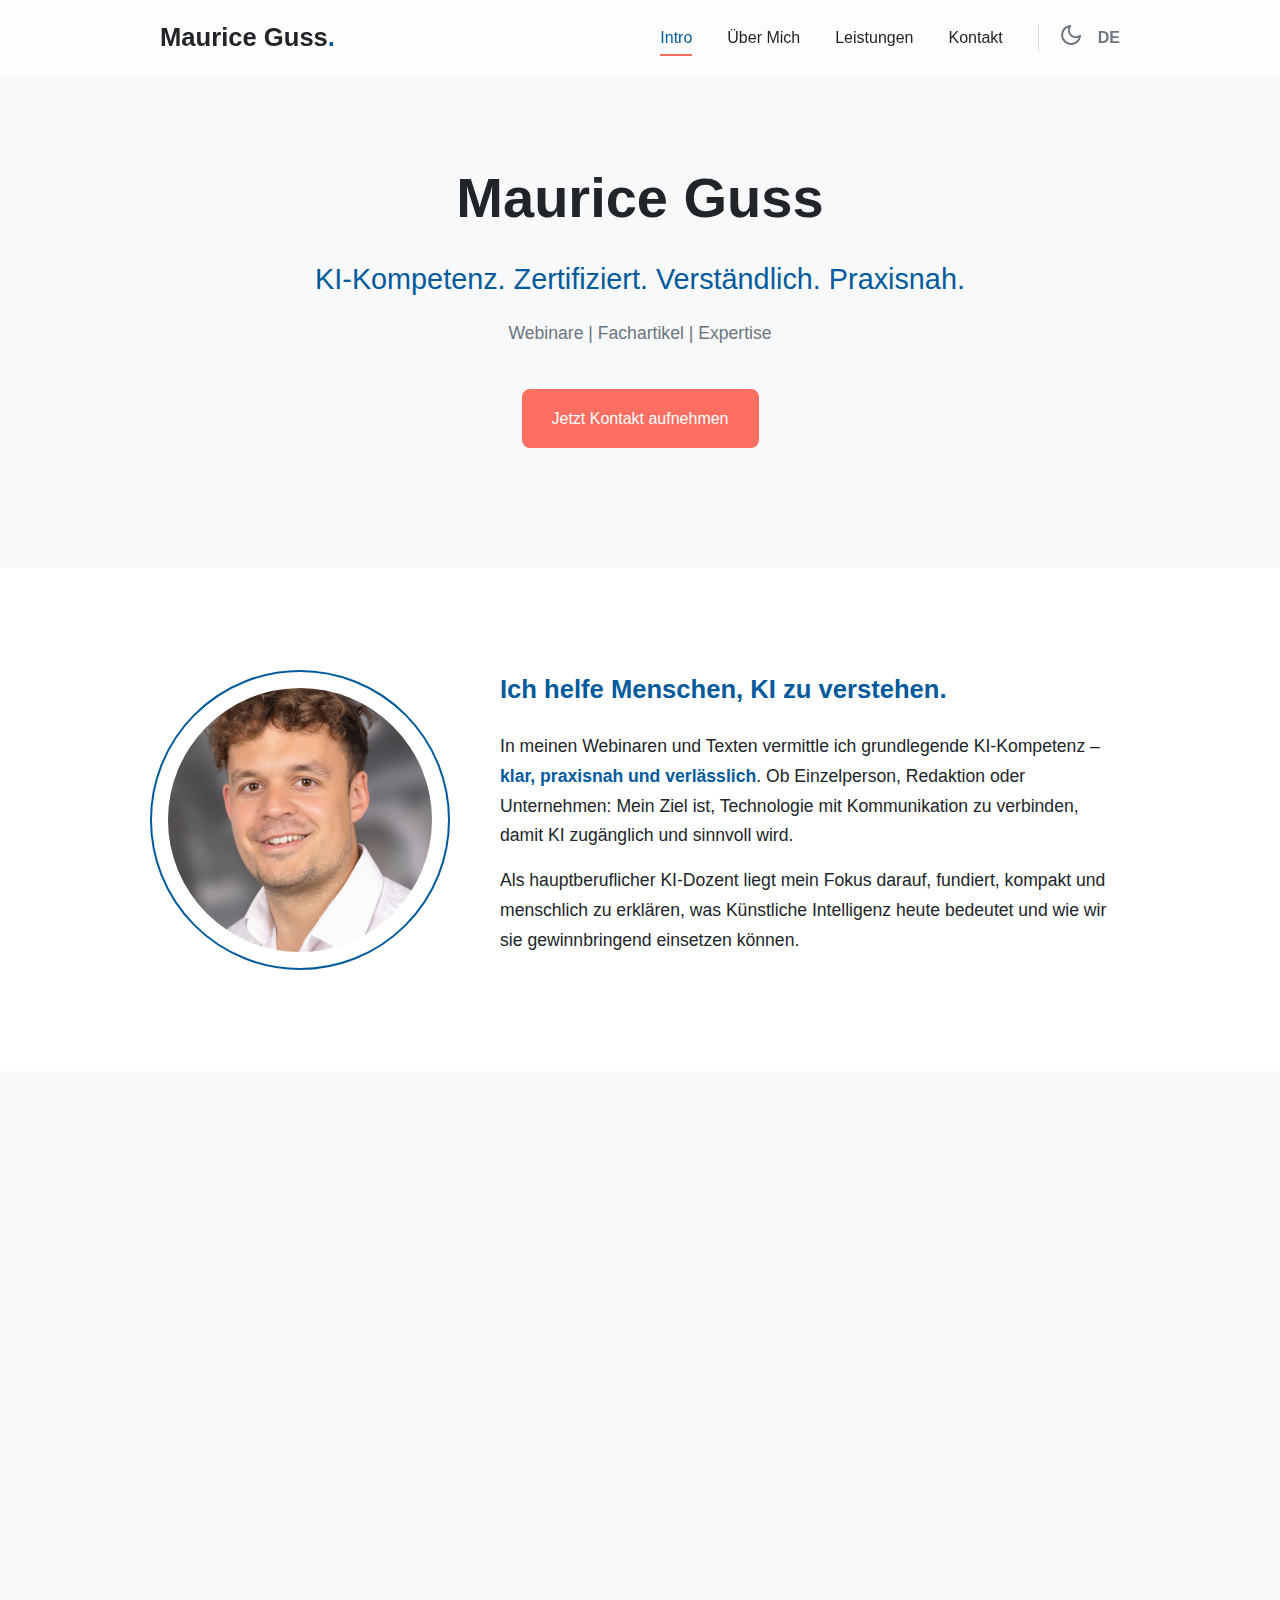
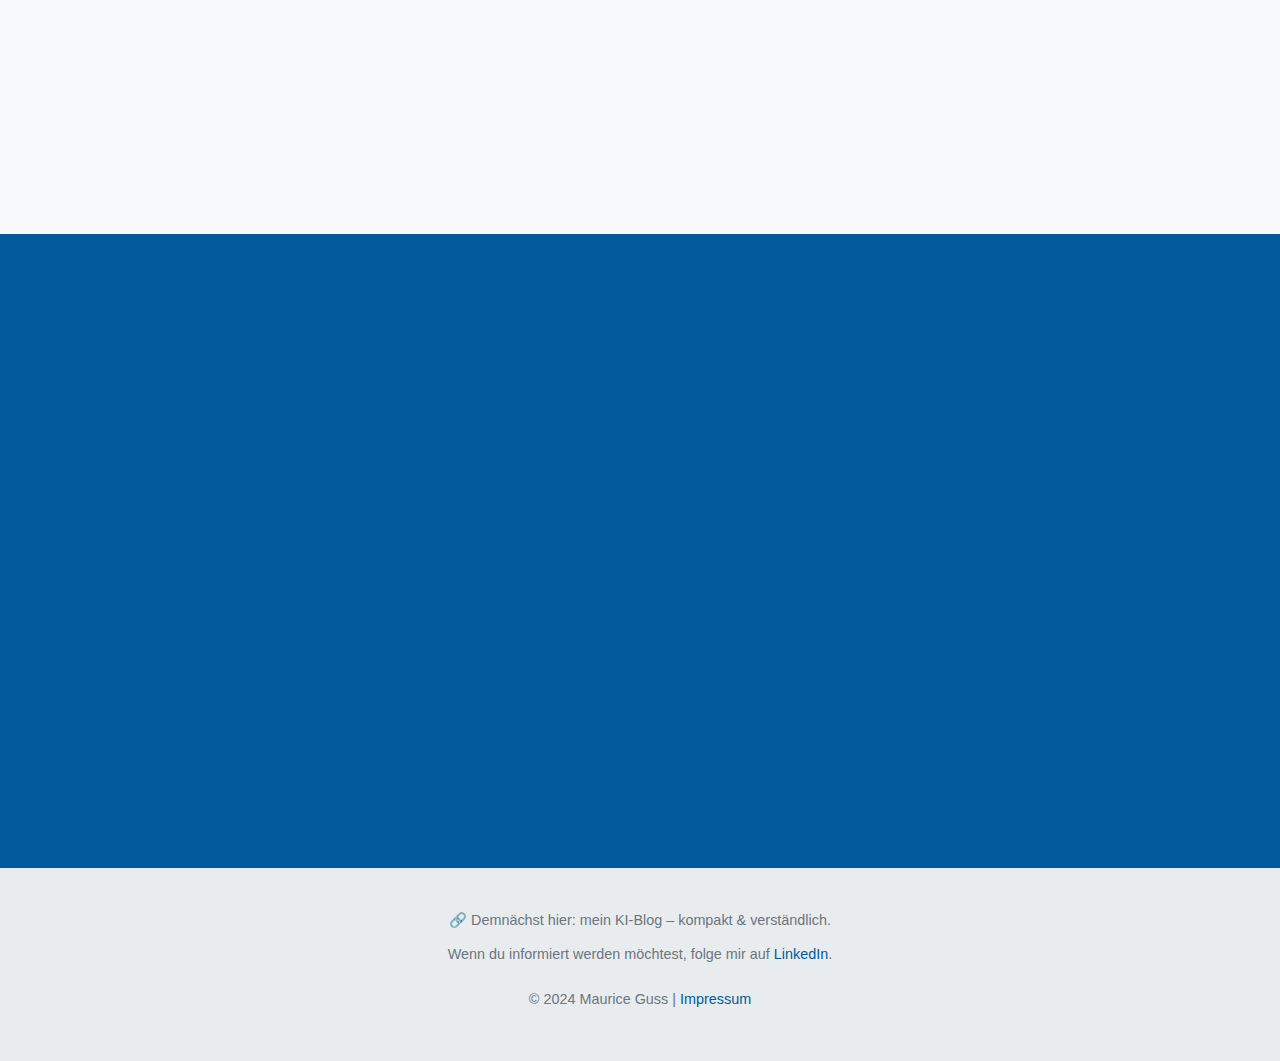
<file: index.html>
<!DOCTYPE html>
<html lang="de">
<head>
    <meta charset="UTF-8">
    <meta name="viewport" content="width=device-width, initial-scale=1.0">
    <meta name="description" content="Maurice Guss, Ihr Experte für KI-Kompetenz und Kommunikation. Entdecken Sie verständliche Webinare, Fachartikel und praxisnahe Expertise, um KI gewinnbringend zu nutzen.">
    
    <title>Maurice Guss | KI & Kommunikation</title>
    <link rel="stylesheet" href="style.css">
</head>
<body>

    <!-- HEADER -->
    <header id="main-header">
        <nav class="navbar container">
            <a href="#intro" class="logo">Maurice Guss<span>.</span></a>
            
            <!-- DESKTOP-NAVIGATION -->
            <div class="desktop-nav-menu">
                <ul class="nav-links">
                    <li><a href="#intro" class="active" data-lang-key="nav_intro">Intro</a></li>
                    <li><a href="#about" data-lang-key="nav_about">Über Mich</a></li>
                    <li><a href="#services" data-lang-key="nav_services">Leistungen</a></li>
                    <li><a href="#contact" data-lang-key="nav_contact">Kontakt</a></li>
                </ul>
                <div class="nav-toggles">
                    <button class="theme-toggle" title="Toggle dark mode"><svg class="icon-moon" xmlns="http://www.w3.org/2000/svg" width="24" height="24" viewBox="0 0 24 24" fill="none" stroke="currentColor" stroke-width="2" stroke-linecap="round" stroke-linejoin="round"><path d="M21 12.79A9 9 0 1 1 11.21 3 7 7 0 0 0 21 12.79z"></path></svg><svg class="icon-sun" xmlns="http://www.w3.org/2000/svg" width="24" height="24" viewBox="0 0 24 24" fill="none" stroke="currentColor" stroke-width="2" stroke-linecap="round" stroke-linejoin="round"><circle cx="12" cy="12" r="5"></circle><line x1="12" y1="1" x2="12" y2="3"></line><line x1="12" y1="21" x2="12" y2="23"></line><line x1="4.22" y1="4.22" x2="5.64" y2="5.64"></line><line x1="18.36" y1="18.36" x2="19.78" y2="19.78"></line><line x1="1" y1="12" x2="3" y2="12"></line><line x1="21" y1="12" x2="23" y2="12"></line><line x1="4.22" y1="19.78" x2="5.64" y2="18.36"></line><line x1="18.36" y1="5.64" x2="19.78" y2="4.22"></line></svg></button>
                    <button class="lang-toggle" title="Sprache wechseln / Change language">DE</button>
                </div>
            </div>

            <!-- BURGER-BUTTON (nur für Mobile) -->
            <button class="burger-menu" aria-label="Toggle navigation"><div class="burger-menu-line"></div><div class="burger-menu-line"></div><div class="burger-menu-line"></div></button>
        </nav>
    </header>

    <!-- MOBILE NAVIGATION (OVERLAY) -->
    <div class="mobile-nav-menu">
        <ul class="nav-links">
            <li><a href="#intro" class="active" data-lang-key="nav_intro">Intro</a></li>
            <li><a href="#about" data-lang-key="nav_about">Über Mich</a></li>
            <li><a href="#services" data-lang-key="nav_services">Leistungen</a></li>
            <li><a href="#contact" data-lang-key="nav_contact">Kontakt</a></li>
        </ul>
        <div class="nav-toggles">
            <button class="theme-toggle" title="Toggle dark mode"><svg class="icon-moon" xmlns="http://www.w3.org/2000/svg" width="24" height="24" viewBox="0 0 24 24" fill="none" stroke="currentColor" stroke-width="2" stroke-linecap="round" stroke-linejoin="round"><path d="M21 12.79A9 9 0 1 1 11.21 3 7 7 0 0 0 21 12.79z"></path></svg><svg class="icon-sun" xmlns="http://www.w3.org/2000/svg" width="24" height="24" viewBox="0 0 24 24" fill="none" stroke="currentColor" stroke-width="2" stroke-linecap="round" stroke-linejoin="round"><circle cx="12" cy="12" r="5"></circle><line x1="12" y1="1" x2="12" y2="3"></line><line x1="12" y1="21" x2="12" y2="23"></line><line x1="4.22" y1="4.22" x2="5.64" y2="5.64"></line><line x1="18.36" y1="18.36" x2="19.78" y2="19.78"></line><line x1="1" y1="12" x2="3" y2="12"></line><line x1="21" y1="12" x2="23" y2="12"></line><line x1="4.22" y1="19.78" x2="5.64" y2="18.36"></line><line x1="18.36" y1="5.64" x2="19.78" y2="4.22"></line></svg></button>
            <button class="lang-toggle" title="Sprache wechseln / Change language">DE</button>
        </div>
    </div>

    <main>
        <section id="intro">
            <div class="container"><div class="intro-content fade-in"><h1 data-lang-key="intro_name">Maurice Guss</h1><p class="tagline" data-lang-key="intro_tagline">KI-Kompetenz. Zertifiziert. Verständlich. Praxisnah.</p><p class="sub-tagline" data-lang-key="intro_subtagline">Webinare | Fachartikel | Expertise</p><a href="#contact" class="btn" data-lang-key="intro_cta">Jetzt Kontakt aufnehmen</a></div></div>
        </section>
        <section id="about">
            <div class="container"><div class="about-content fade-in"><div class="about-image-wrapper"><img src="Portaitbild Maurice Kopie.jpg" alt="Porträtfoto von Maurice Guss" class="about-image"></div><div class="about-text"><h3 data-lang-key="about_headline">Ich helfe Menschen, KI zu verstehen.</h3><p data-lang-key="about_p1">In meinen Webinaren und Texten vermittle ich grundlegende KI-Kompetenz – <strong>klar, praxisnah und verlässlich</strong>. Ob Einzelperson, Redaktion oder Unternehmen: Mein Ziel ist, Technologie mit Kommunikation zu verbinden, damit KI zugänglich und sinnvoll wird.</p><p data-lang-key="about_p2">Als hauptberuflicher KI-Dozent liegt mein Fokus darauf, fundiert, kompakt und menschlich zu erklären, was Künstliche Intelligenz heute bedeutet und wie wir sie gewinnbringend einsetzen können.</p></div></div></div>
        </section>

        <section id="services">
            <div class="container">
                <h2 class="fade-in" data-lang-key="services_headline">Meine Angebote</h2>
                <div class="services-grid">
                    <div class="service-card fade-in" style="transition-delay: 100ms;">
                        <div>
                            <div class="icon"><svg xmlns="http://www.w3.org/2000/svg" fill="currentColor" viewBox="0 0 24 24"><path d="M20 18c1.1 0 1.99-.9 1.99-2L22 6c0-1.1-.9-2-2-2H4c-1.1 0-2 .9-2 2v10c0 1.1.9 2 2 2H0v2h24v-2h-4zM4 6h16v10H4V6z"/></svg></div>
                            <h3 data-lang-key="service1_title">KI-Webinare</h3>
                            <p data-lang-key="service1_desc">Interaktive Online-Formate für Einsteiger und Teams, inklusive praktischer Anwendungen und verständlicher Erklärungen.</p>
                        </div>
                        <a href="https://www.startplatz.de/events?tag=einstieg" target="_blank" class="btn-secondary" data-lang-key="service1_cta">Zu den Webinaren</a>
                    </div>
                    <div class="service-card fade-in" style="transition-delay: 200ms;">
                        <div>
                            <div class="icon"><svg xmlns="http://www.w3.org/2000/svg" fill="currentColor" viewBox="0 0 24 24"><path d="M18 2H6c-1.1 0-2 .9-2 2v16c0 1.1.9 2 2 2h12c1.1 0 2-.9 2-2V4c0-1.1-.9-2-2-2zM6 4h5v8l-2.5-1.5L6 12V4z"/></svg></div>
                            <h3 data-lang-key="service2_title">Texte & Inhalte</h3>
                            <p data-lang-key="service2_desc">Fachartikel, Beiträge und Whitepaper – verständlich aufbereitet und ansprechend für Redaktionen und Unternehmen.</p>
                        </div>
                        <a href="#" class="btn-secondary" data-lang-key="service2_cta">Blog (in Kürze)</a>
                    </div>
                    <div class="service-card fade-in" style="transition-delay: 300ms;">
                        <div>
                            <div class="icon"><svg xmlns="http://www.w3.org/2000/svg" fill="currentColor" viewBox="0 0 24 24"><path d="M12 12c2.21 0 4-1.79 4-4s-1.79-4-4-4-4 1.79-4 4 1.79 4 4 4zm0 2c-2.67 0-8 1.34-8 4v2h16v-2c0-2.66-5.33-4-8-4z"/></svg></div>
                            <h3 data-lang-key="service3_title">Zertifizierte Kompetenz</h3>
                            <p data-lang-key="service3_desc">Meine Qualifikationen in KI und Didaktik, kombiniert mit Praxiserfahrung, garantieren fundierte Wissensvermittlung.</p>
                        </div>
                        <a href="https://www.linkedin.com/in/maurice-guss-ab894b2b3/" target="_blank" class="btn-secondary" data-lang-key="service3_cta">Mehr auf LinkedIn</a>
                    </div>
                </div>
            </div>
        </section>
        
        <section id="contact">
            <div class="container"><div class="contact-content fade-in">
                <h2 data-lang-key="contact_headline">Kontakt & Kooperation</h2>
                <p data-lang-key="contact_p1">Für Redaktionen und Unternehmen: Ich unterstütze Sie gerne mit Fachbeiträgen oder Webinar-Formaten rund um KI.</p>
                <p data-lang-key="contact_p2">Ich freue mich auf Ihre Nachricht und eine mögliche Zusammenarbeit.</p>
                
                <!-- GEÄNDERT: Dies ist jetzt ein Button statt eines reinen Text-Links -->
                <a href="mailto:mauriceguss142@gmail.com" class="btn" data-lang-key="contact_cta" style="margin-top: 10px;">Jetzt Kontakt aufnehmen</a>

                <div class="social-links">
                    <a href="https://www.linkedin.com/in/maurice-guss-ab894b2b3/" target="_blank" title="LinkedIn"><svg xmlns="http://www.w3.org/2000/svg" width="24" height="24" viewBox="0 0 24 24" fill="currentColor"><path d="M19 0h-14c-2.761 0-5 2.239-5 5v14c0 2.761 2.239 5 5 5h14c2.762 0 5-2.239 5-5v-14c0-2.761-2.238-5-5-5zm-11 19h-3v-11h3v11zm-1.5-12.268c-.966 0-1.75-.79-1.75-1.764s.784-1.764 1.75-1.764 1.75.79 1.75 1.764-.783 1.764-1.75 1.764zm13.5 12.268h-3v-5.604c0-3.368-4-3.113-4 0v5.604h-3v-11h3v1.765c1.396-2.586 7-2.777 7 2.476v6.759z"/></svg></a>
                    <a href="https://github.com/Maurice1402" target="_blank" title="GitHub"><svg xmlns="http://www.w3.org/2000/svg" width="24" height="24" viewBox="0 0 24 24" fill="currentColor"><path d="M12 0c-6.626 0-12 5.373-12 12 0 5.302 3.438 9.8 8.207 11.387.599.111.793-.261.793-.577v-2.234c-3.338.726-4.033-1.416-4.033-1.416-.546-1.387-1.333-1.756-1.333-1.756-1.089-.745.083-.729.083-.729 1.205.084 1.839 1.237 1.839 1.237 1.07 1.834 2.807 1.304 3.492.997.107-.775.418-1.305.762-1.604-2.665-.305-5.467-1.334-5.467-5.931 0-1.311.469-2.381 1.236-3.221-.124-.303-.535-1.524.117-3.176 0 0 1.008-.322 3.301 1.23.957-.266 1.983-.399 3.003-.404 1.02.005 2.047.138 3.006.404 2.291-1.552 3.297-1.23 3.297-1.23.653 1.653.242 2.874.118 3.176.77.84 1.235 1.911 1.235 3.221 0 4.609-2.807 5.624-5.479 5.921.43.372.823 1.102.823 2.222v3.293c0 .319.192.694.801.576 4.765-1.589 8.199-6.086 8.199-11.386 0-6.627-5.373-12-12-12z"/></svg></a>
                    <a href="https://www.instagram.com/maurice.guss/?hl=de" target="_blank" title="Instagram"><svg xmlns="http://www.w3.org/2000/svg" width="24" height="24" viewBox="0 0 24 24" fill="currentColor"><path d="M12 2.163c3.204 0 3.584.012 4.85.07 3.252.148 4.771 1.691 4.919 4.919.058 1.265.069 1.645.069 4.85s-.011 3.584-.069 4.85c-.149 3.225-1.664 4.771-4.919 4.919-1.266.058-1.644.07-4.85.07s-3.584-.012-4.85-.07c-3.252-.148-4.771-1.691-4.919-4.919-.058-1.265-.069-1.645-.069-4.85s.011-3.584.069-4.85c.149-3.225 1.664-4.771 4.919-4.919C8.416 2.175 8.796 2.163 12 2.163zm0 1.441c-3.117 0-3.483.01-4.695.068-2.61.12-3.847 1.354-3.966 3.966-.058 1.212-.067 1.578-.067 4.695s.009 3.483.067 4.695c.12 2.61 1.354 3.847 3.966 3.966 1.212.058 1.578.067 4.695.067s3.483-.009 4.695-.067c2.61-.12 3.847-1.354 3.966-3.966.058-1.212.067-1.578.067-4.695s-.009-3.483-.067-4.695c-.12-2.61-1.354-3.847-3.966-3.966-1.212-.058-1.578-.067-4.695-.067zm0 3.391c-2.401 0-4.35 1.95-4.35 4.35s1.95 4.35 4.35 4.35 4.35-1.95 4.35-4.35-1.949-4.35-4.35-4.35zm0 7.25c-1.596 0-2.9-1.304-2.9-2.9s1.304-2.9 2.9-2.9 2.9 1.304 2.9 2.9-1.304 2.9-2.9 2.9zm6.35-7.796c-.69 0-1.25-.56-1.25-1.25s.56-1.25 1.25-1.25 1.25.56 1.25 1.25-.56 1.25-1.25 1.25z"/></svg></a>
                </div>
            </div></div>
        </section>
    </main>

    <footer id="main-footer">
        <div class="container footer-content"><p data-lang-key="footer_blog1">🔗 Demnächst hier: mein KI-Blog – kompakt & verständlich.</p><p data-lang-key="footer_blog2">Wenn du informiert werden möchtest, folge mir auf <a href="https://www.linkedin.com/in/maurice-guss-ab894b2b3/" target="_blank">LinkedIn</a>.</p><p style="margin-top: 20px;" data-lang-key="footer_copy">© 2024 Maurice Guss | <a href="impressum.html">Impressum</a></p></div>
    </footer>
    
    <a href="#intro" id="scrollTopBtn" title="Nach oben"><svg xmlns="http://www.w3.org/2000/svg" viewBox="0 0 24 24" fill="white"><path d="M12 8l-6 6 1.41 1.41L12 10.83l4.59 4.58L18 14z"/></svg></a>

    <script src="main.js"></script>
</body>
</html>
</file>
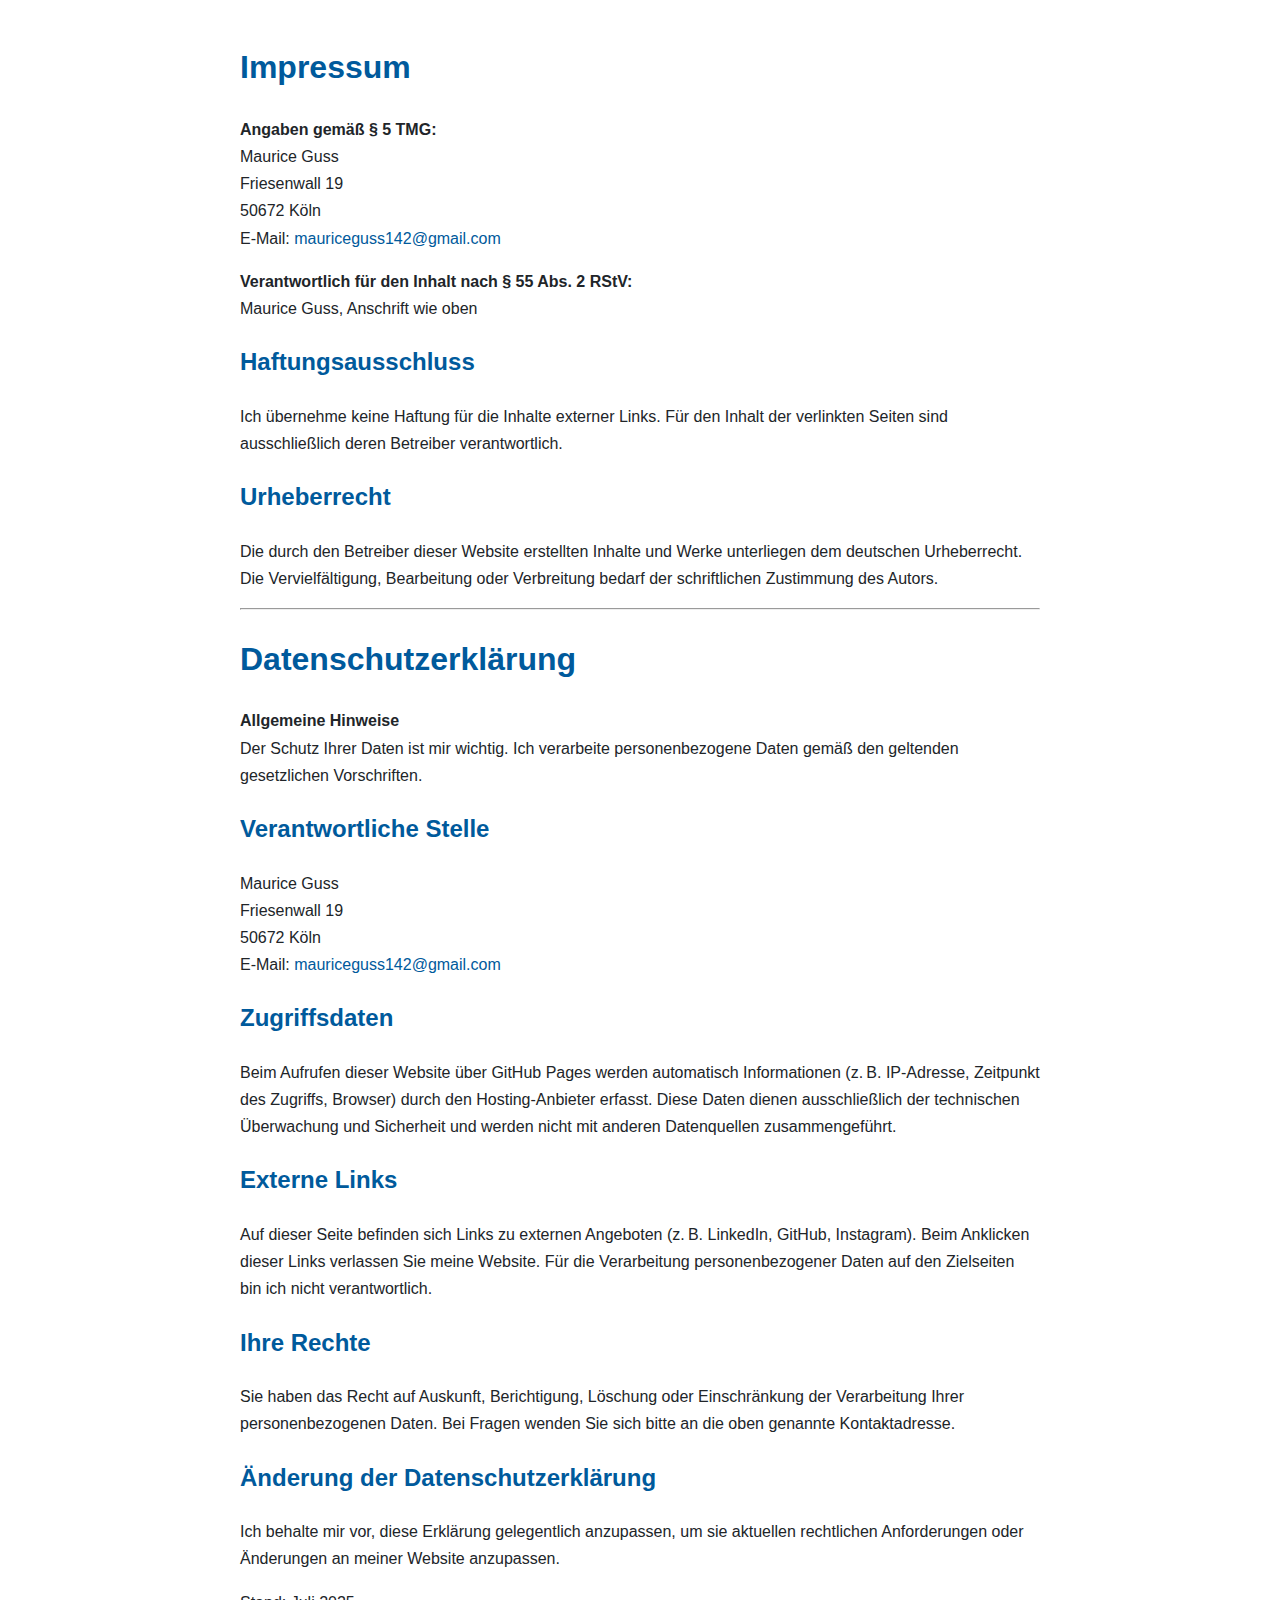
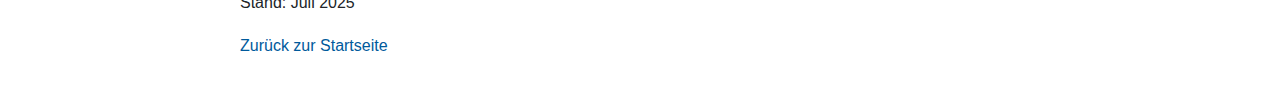
<file: impressum.html>
<!DOCTYPE html>
<html lang="de">
<head>
  <meta charset="UTF-8" />
  <meta name="viewport" content="width=device-width, initial-scale=1.0" />
  <title>Impressum & Datenschutz – Maurice Guss</title>
  <style>
    body {
      font-family: sans-serif;
      max-width: 800px;
      margin: 40px auto;
      padding: 0 20px;
      line-height: 1.7;
      color: #212529;
    }
    h1, h2 {
      color: #005A9C;
    }
    a {
      color: #005A9C;
      text-decoration: none;
    }
    a:hover {
      text-decoration: underline;
    }
  </style>
</head>
<body>
  <h1>Impressum</h1>

  <p><strong>Angaben gemäß § 5 TMG:</strong><br>
  Maurice Guss<br>
  Friesenwall 19<br>
  50672 Köln<br>
  E-Mail: <a href="mailto:mauriceguss142@gmail.com">mauriceguss142@gmail.com</a></p>

  <p><strong>Verantwortlich für den Inhalt nach § 55 Abs. 2 RStV:</strong><br>
  Maurice Guss, Anschrift wie oben</p>

  <h2>Haftungsausschluss</h2>
  <p>Ich übernehme keine Haftung für die Inhalte externer Links. Für den Inhalt der verlinkten Seiten sind ausschließlich deren Betreiber verantwortlich.</p>

  <h2>Urheberrecht</h2>
  <p>Die durch den Betreiber dieser Website erstellten Inhalte und Werke unterliegen dem deutschen Urheberrecht. Die Vervielfältigung, Bearbeitung oder Verbreitung bedarf der schriftlichen Zustimmung des Autors.</p>

  <hr>

  <h1>Datenschutzerklärung</h1>

  <p><strong>Allgemeine Hinweise</strong><br>
  Der Schutz Ihrer Daten ist mir wichtig. Ich verarbeite personenbezogene Daten gemäß den geltenden gesetzlichen Vorschriften.</p>

  <h2>Verantwortliche Stelle</h2>
  <p>Maurice Guss<br>
  Friesenwall 19<br>
  50672 Köln<br>
  E-Mail: <a href="mailto:mauriceguss142@gmail.com">mauriceguss142@gmail.com</a></p>

  <h2>Zugriffsdaten</h2>
  <p>Beim Aufrufen dieser Website über GitHub Pages werden automatisch Informationen (z. B. IP-Adresse, Zeitpunkt des Zugriffs, Browser) durch den Hosting-Anbieter erfasst. Diese Daten dienen ausschließlich der technischen Überwachung und Sicherheit und werden nicht mit anderen Datenquellen zusammengeführt.</p>

  <h2>Externe Links</h2>
  <p>Auf dieser Seite befinden sich Links zu externen Angeboten (z. B. LinkedIn, GitHub, Instagram). Beim Anklicken dieser Links verlassen Sie meine Website. Für die Verarbeitung personenbezogener Daten auf den Zielseiten bin ich nicht verantwortlich.</p>

  <h2>Ihre Rechte</h2>
  <p>Sie haben das Recht auf Auskunft, Berichtigung, Löschung oder Einschränkung der Verarbeitung Ihrer personenbezogenen Daten. Bei Fragen wenden Sie sich bitte an die oben genannte Kontaktadresse.</p>

  <h2>Änderung der Datenschutzerklärung</h2>
  <p>Ich behalte mir vor, diese Erklärung gelegentlich anzupassen, um sie aktuellen rechtlichen Anforderungen oder Änderungen an meiner Website anzupassen.</p>

  <p>Stand: Juli 2025</p>

  <p><a href="/">Zurück zur Startseite</a></p>
</body>
</html>
</file>
<file: style.css>
/* --- CSS-STILE --- */

/* 1. GRUNDEINSTELLUNGEN & VARIABLEN */
:root {
    /* Light Mode (Standard) */
    --bg-color: #f8f9fa;
    --primary-color: #005A9C;
    --accent-color: #FF6F61;
    --text-color: #212529;
    --text-muted: #6c757d;
    --card-bg: #ffffff;
    --border-color: #dee2e6;
    --header-bg: rgba(255, 255, 255, 0.8);
    --shadow-color: rgba(0,0,0,0.05);

    --font-primary: 'Inter', sans-serif;
}

body.dark-mode {
    /* Dark Mode Variablen */
    --bg-color: #0d1a2d; /* Dunkelblau */
    --text-color: #e0e6f1;
    --text-muted: #8899b3;
    --card-bg: #162942;
    --border-color: #2a4161;
    --header-bg: rgba(13, 26, 45, 0.8);
    --shadow-color: rgba(0,0,0,0.2);
}

@import url('https://fonts.googleapis.com/css2?family=Inter:wght@400;500;700&display=swap');

* {
    margin: 0; padding: 0; box-sizing: border-box;
}

html { scroll-behavior: smooth; }

body {
    font-family: var(--font-primary);
    background-color: var(--bg-color);
    color: var(--text-color);
    line-height: 1.7;
    font-weight: 400;
    transition: background-color 0.3s, color 0.3s;
}

/* 2. LAYOUT & HELFERKLASSEN */
.container { max-width: 1000px; margin: 0 auto; padding: 0 20px; }
section { padding: 100px 0; overflow-x: hidden; }
h1, h2, h3 { font-weight: 700; color: var(--primary-color); transition: color 0.3s; }
body.dark-mode h1, body.dark-mode h2, body.dark-mode h3 { color: #ffffff; }
body.dark-mode #intro h1 { color: var(--text-color); }

h2 { font-size: 2.2rem; text-align: center; margin-bottom: 60px; position: relative; }
h2::after { content: ''; display: block; width: 60px; height: 4px; background: var(--accent-color); margin: 10px auto 0; border-radius: 2px; }

.btn { display: inline-block; padding: 14px 28px; background: var(--accent-color); color: #ffffff; text-decoration: none; border-radius: 8px; font-weight: 500; font-size: 1rem; transition: transform 0.3s ease, box-shadow 0.3s ease; border: 2px solid var(--accent-color); }
.btn:hover { transform: translateY(-4px); box-shadow: 0 10px 20px rgba(255, 111, 97, 0.3); }

.btn-secondary { display: inline-block; margin-top: 20px; padding: 8px 18px; border: 1px solid var(--border-color); color: var(--text-muted); background-color: transparent; text-decoration: none; border-radius: 6px; font-weight: 500; font-size: 0.9rem; transition: all 0.3s ease; }
.btn-secondary:hover { background-color: var(--accent-color); border-color: var(--accent-color); color: #ffffff; transform: translateY(-2px); }

/* 3. HEADER & NAVIGATION */
#main-header { position: fixed; top: 0; left: 0; width: 100%; z-index: 1000; background: var(--header-bg); backdrop-filter: blur(10px); transition: box-shadow 0.3s, background-color 0.3s; border-bottom: 1px solid transparent; }
#main-header.scrolled { box-shadow: 0 2px 15px var(--shadow-color); border-bottom: 1px solid var(--border-color); }
body.dark-mode #main-header.scrolled { border-bottom: 1px solid var(--border-color); }

.navbar { display: flex; justify-content: space-between; align-items: center; height: 75px; }
.navbar .logo { font-size: 1.6rem; font-weight: 700; color: var(--text-color); text-decoration: none; }
.navbar .logo span { color: var(--primary-color); }
body.dark-mode .navbar .logo span { color: var(--accent-color); }

/* DESKTOP NAVIGATION */
.desktop-nav-menu { display: flex; align-items: center; gap: 20px; }
.nav-links { list-style: none; display: flex; }
.nav-links li { margin-left: 35px; }
.nav-links a { color: var(--text-color); text-decoration: none; font-weight: 500; position: relative; padding: 5px 0; transition: color 0.3s; }
.nav-links a::after { content: ''; position: absolute; bottom: -5px; left: 50%; transform: translateX(-50%); width: 0; height: 2px; background: var(--accent-color); transition: width 0.3s ease-in-out; }
.nav-links a:hover, .nav-links a.active { color: var(--primary-color); }
body.dark-mode .nav-links a:hover, body.dark-mode .nav-links a.active { color: var(--accent-color); }
.nav-links a:hover::after, .nav-links a.active::after { width: 100%; }

.nav-toggles { display: flex; align-items: center; gap: 15px; border-left: 1px solid var(--border-color); padding-left: 20px; margin-left: 15px; transition: border-color 0.3s; }
.theme-toggle, .lang-toggle { background: none; border: none; cursor: pointer; color: var(--text-muted); font-size: 1.2rem; transition: color 0.3s, transform 0.3s; }
.theme-toggle:hover, .lang-toggle:hover { color: var(--accent-color); transform: scale(1.1); }
.theme-toggle .icon-sun { display: none; }
body.dark-mode .theme-toggle .icon-moon { display: none; }
body.dark-mode .theme-toggle .icon-sun { display: block; }
.lang-toggle { font-family: var(--font-primary); font-weight: 700; font-size: 1rem; }

/* BURGER MENÜ & MOBILE NAVIGATION */
.burger-menu { display: none; background: none; border: none; cursor: pointer; padding: 5px; z-index: 1001; }
.burger-menu-line { width: 28px; height: 3px; background-color: var(--text-color); margin: 5px 0; border-radius: 3px; transition: all 0.3s ease-in-out; }
body.mobile-nav-open .burger-menu-line:nth-child(1) { transform: translateY(8px) rotate(45deg); }
body.mobile-nav-open .burger-menu-line:nth-child(2) { opacity: 0; }
body.mobile-nav-open .burger-menu-line:nth-child(3) { transform: translateY(-8px) rotate(-45deg); }

.mobile-nav-menu { position: fixed; top: 0; left: 0; width: 100%; height: 100%; background-color: var(--bg-color); display: flex; flex-direction: column; justify-content: center; align-items: center; gap: 30px; transform: translateY(-100%); transition: transform 0.4s ease-in-out; z-index: 1000; }
body.mobile-nav-open .mobile-nav-menu { transform: translateY(0); }
.mobile-nav-menu .nav-links { flex-direction: column; align-items: center; gap: 25px; }
.mobile-nav-menu .nav-links li { margin-left: 0; }
.mobile-nav-menu .nav-links a { font-size: 1.5rem; }
.mobile-nav-menu .nav-toggles { border: none; padding-left: 0; margin-left: 0; }

/* 4. INTRO SECTION */
#intro { padding-top: 150px; padding-bottom: 120px; text-align: center; }
.intro-content { max-width: 750px; margin: 0 auto; }
.intro-content h1 { font-size: 3.5rem; margin-bottom: 10px; color: var(--text-color); }
.intro-content .tagline { font-size: 1.8rem; color: var(--primary-color); font-weight: 500; margin-bottom: 15px; }
body.dark-mode .intro-content .tagline { color: var(--accent-color); }
.intro-content .sub-tagline { font-size: 1.1rem; color: var(--text-muted); margin-bottom: 40px; font-weight: 400; }

/* 5. ÜBER MICH SECTION */
#about { background-color: var(--card-bg); transition: background-color 0.3s; }
#about .about-content { display: flex; align-items: center; gap: 60px; }
#about .about-image-wrapper { flex-shrink: 0; width: 280px; height: 280px; border-radius: 50%; position: relative; }
#about .about-image { width: 100%; height: 100%; border-radius: 50%; object-fit: cover; border: 8px solid var(--card-bg); transition: border-color 0.3s; }
#about .about-image-wrapper::before { content: ''; position: absolute; top: -10px; right: -10px; bottom: -10px; left: -10px; border: 2px solid var(--primary-color); border-radius: 50%; transition: border-color 0.3s;}
body.dark-mode #about .about-image-wrapper::before { border-color: var(--accent-color); }
#about .about-text h3 { font-size: 1.6rem; margin-bottom: 20px; }
#about .about-text p { margin-bottom: 15px; font-size: 1.1rem; }
#about .about-text strong { color: var(--primary-color); font-weight: 700; transition: color 0.3s;}
body.dark-mode #about .about-text strong { color: var(--accent-color); }

/* 6. LEISTUNGEN SECTION */
.services-grid { display: grid; grid-template-columns: repeat(auto-fit, minmax(280px, 1fr)); gap: 30px; }
.service-card { background: var(--card-bg); padding: 35px 30px; border-radius: 12px; border: 1px solid var(--border-color); text-align: center; transition: transform 0.3s, box-shadow 0.3s, background-color 0.3s, border-color 0.3s; box-shadow: 0 5px 15px var(--shadow-color); display: flex; flex-direction: column; justify-content: space-between;}
.service-card:hover { transform: translateY(-10px); box-shadow: 0 15px 30px var(--shadow-color); }
body.dark-mode .service-card:hover { box-shadow: 0 15px 30px rgba(0,0,0,0.25); }
.service-card .icon { display: inline-flex; justify-content: center; align-items: center; width: 70px; height: 70px; background-color: var(--accent-color); color: white; border-radius: 50%; margin-bottom: 25px; }
.service-card .icon svg { width: 32px; height: 32px; }
.service-card h3 { font-size: 1.4rem; margin-bottom: 15px; color: var(--text-color); }
.service-card p { color: var(--text-muted); font-size: 1rem; }

/* 7. KONTAKT SECTION */
#contact { background-color: var(--primary-color); color: #ffffff; text-align: center; transition: background-color 0.3s; }
body.dark-mode #contact { background-color: var(--card-bg); }
#contact h2 { color: #ffffff; }
body.dark-mode #contact h2 { color: #ffffff; }
#contact h2::after { background: var(--accent-color); }
.contact-content p { max-width: 650px; margin: 0 auto 30px; font-size: 1.1rem; opacity: 0.9; }
body.dark-mode .contact-content p { color: var(--text-color); }
.contact-content .email-link { font-size: 1.2rem; font-weight: 500; color: #ffffff; text-decoration: none; border-bottom: 2px solid var(--accent-color); padding-bottom: 5px; transition: color 0.3s, border-color 0.3s; }
body.dark-mode .contact-content .email-link { color: var(--accent-color); }
.contact-content .email-link:hover { color: var(--accent-color); border-color: #ffffff; }
body.dark-mode .contact-content .email-link:hover { color: #ffffff; }
.social-links { display: flex; justify-content: center; gap: 25px; margin-top: 40px; }
.social-links a { color: rgba(255, 255, 255, 0.7); font-size: 1.5rem; transition: color 0.3s, transform 0.3s; }
body.dark-mode .social-links a { color: var(--text-muted); }
.social-links a:hover { color: #ffffff; transform: scale(1.2); }
body.dark-mode .social-links a:hover { color: var(--accent-color); }

/* 8. FOOTER */
#main-footer { padding: 40px 0; background: #e9ecef; text-align: center; font-size: 0.9rem; color: var(--text-muted); transition: background-color 0.3s, color 0.3s; }
body.dark-mode #main-footer { background: #0d1a2d; border-top: 1px solid var(--border-color); }
#main-footer .footer-content p { margin-bottom: 10px; }
#main-footer a { color: var(--primary-color); font-weight: 500; text-decoration: none; }
body.dark-mode #main-footer a { color: var(--accent-color); }
#main-footer a:hover { text-decoration: underline; }

/* 9. ANIMATIONS & RESPONSIVE DESIGN */
#scrollTopBtn { position: fixed; bottom: 20px; right: 20px; width: 45px; height: 45px; background-color: var(--accent-color); color: white; border: none; border-radius: 50%; display: flex; align-items: center; justify-content: center; cursor: pointer; z-index: 999; opacity: 0; pointer-events: none; transform: translateY(20px); transition: opacity 0.3s, transform 0.3s; }
#scrollTopBtn.visible { opacity: 1; pointer-events: auto; transform: translateY(0); }
#scrollTopBtn:hover { transform: scale(1.1); }
#scrollTopBtn svg { width: 20px; height: 20px; }

.fade-in { opacity: 0; transform: translateY(30px); transition: opacity 0.8s ease-out, transform 0.8s ease-out; }
.fade-in.visible { opacity: 1; transform: translateY(0); }

/* RESPONSIVE DESIGN - STEUERUNG DER NAV-SICHTBARKEIT */
@media(max-width: 992px) {
    .desktop-nav-menu { display: none; }
    .burger-menu { display: block; }
}
@media(min-width: 993px) {
    .mobile-nav-menu { display: none; }
}

@media(max-width: 768px) {
    h1 { font-size: 2.8rem; }
    h2 { font-size: 2rem; }
    #about .about-content { flex-direction: column; text-align: center; }
    #about .about-image-wrapper { width: 220px; height: 220px; margin-bottom: 30px; }
}
</file>
